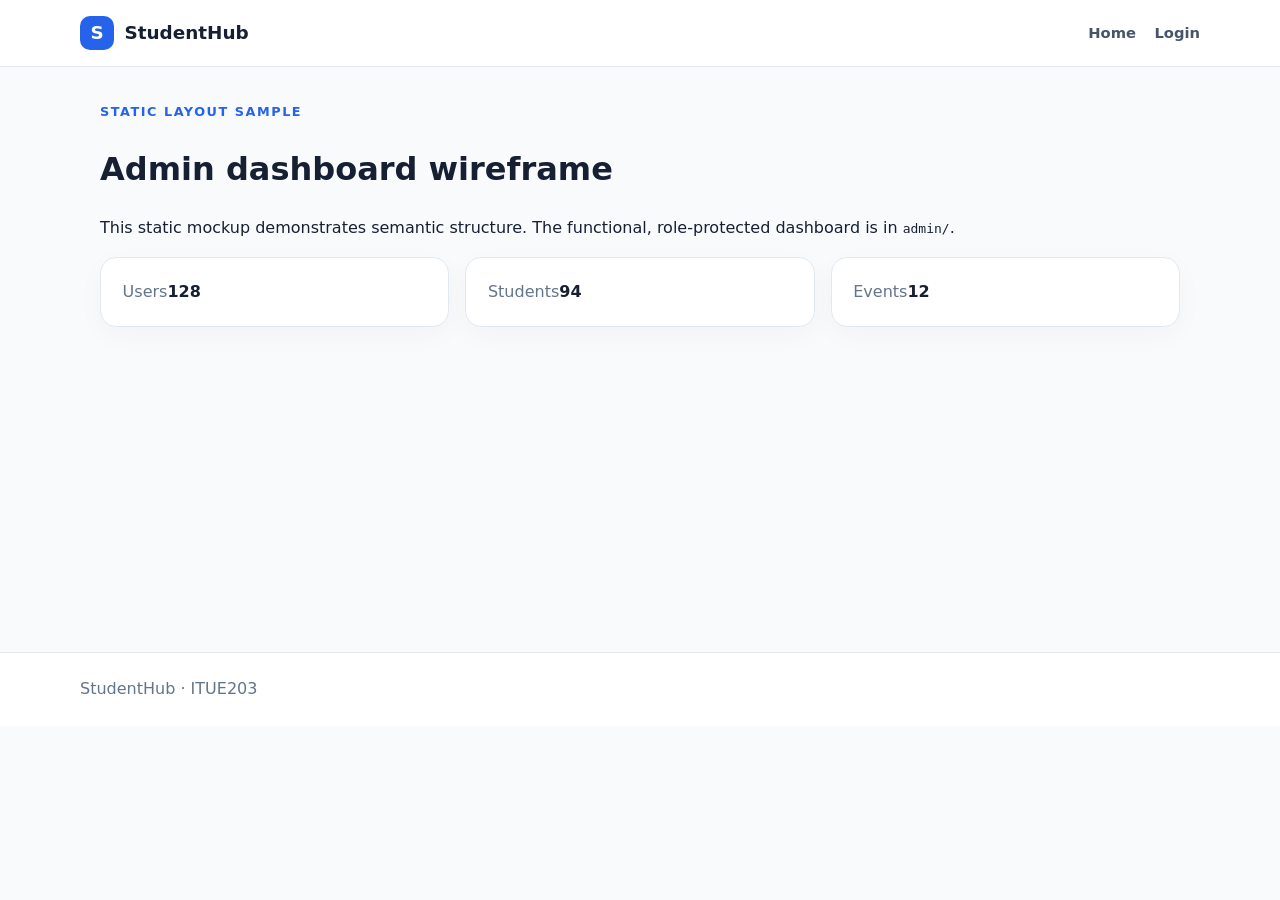
<file: admin.html>
<!doctype html><html lang="en"><head><meta charset="utf-8"><meta name="viewport" content="width=device-width,initial-scale=1"><title>Admin page mockup | StudentHub</title><link rel="stylesheet" href="assets/css/style.css"></head><body><header class="site-header"><a class="brand" href="index.php"><span class="brand-mark">S</span> StudentHub</a><nav><a href="index.php">Home</a><a href="auth/login.php">Login</a></nav></header><main id="main" class="container"><span class="eyebrow">Static layout sample</span><h1>Admin dashboard wireframe</h1><p>This static mockup demonstrates semantic structure. The functional, role-protected dashboard is in <code>admin/</code>.</p><div class="stats"><article class="card"><span class="muted">Users</span><strong>128</strong></article><article class="card"><span class="muted">Students</span><strong>94</strong></article><article class="card"><span class="muted">Events</span><strong>12</strong></article></div></main><footer class="site-footer">StudentHub · ITUE203</footer></body></html>
</file>
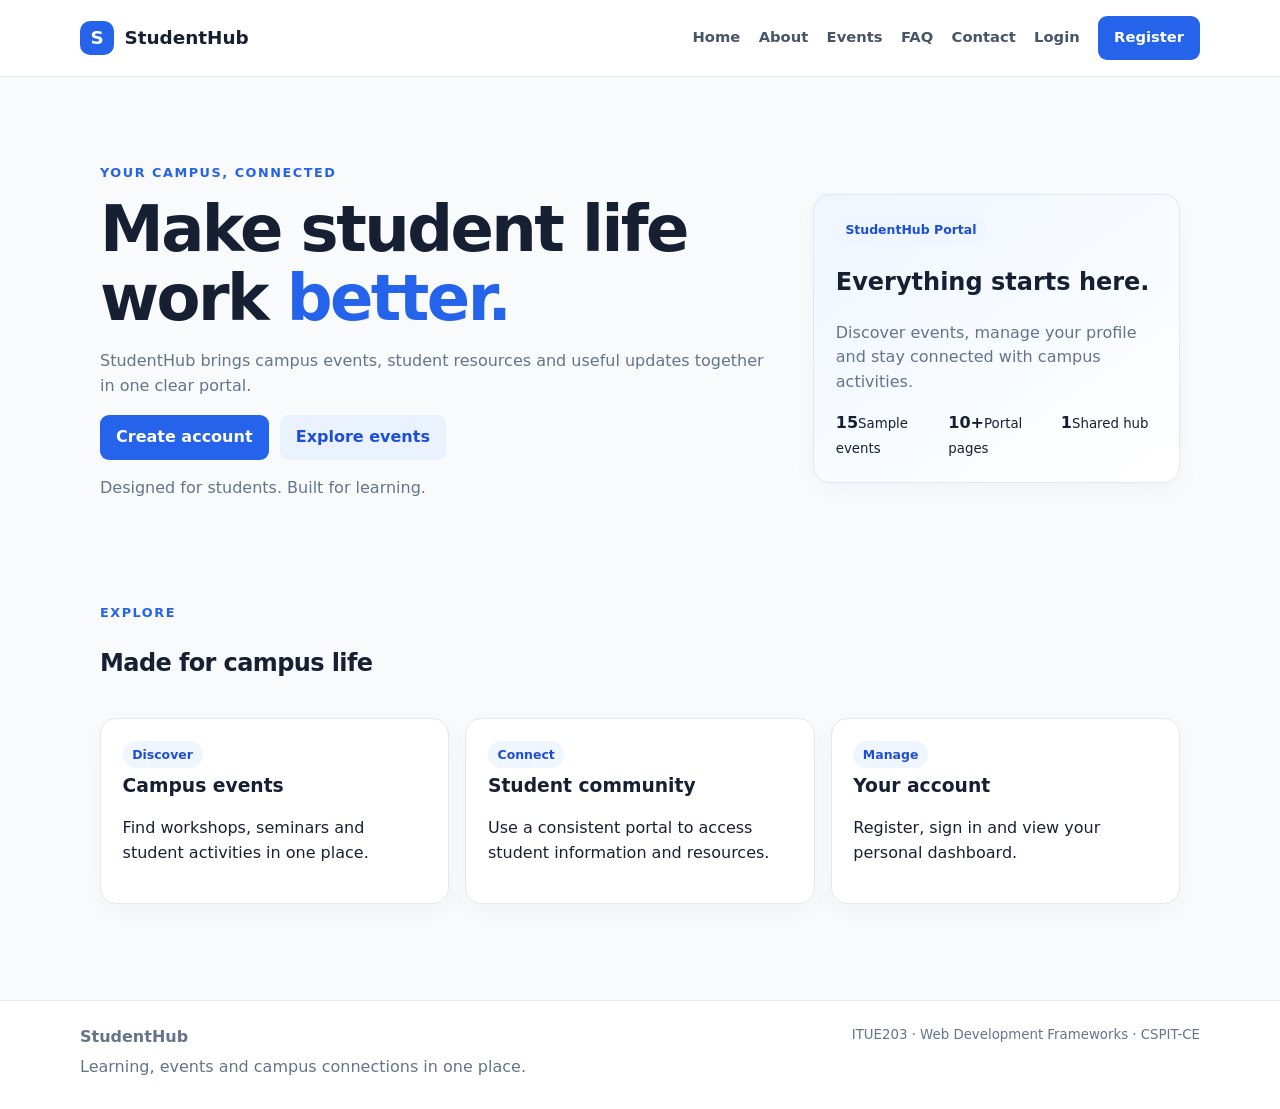
<file: docs/screenshot-preview.html>
<!doctype html><html lang="en"><head><meta charset="utf-8"><meta name="viewport" content="width=device-width,initial-scale=1"><title>StudentHub output preview</title><link rel="stylesheet" href="../assets/css/style.css"></head><body><header class="site-header"><a class="brand" href="#"><span class="brand-mark">S</span> StudentHub</a><nav style="display:flex"><a>Home</a><a>About</a><a>Events</a><a>FAQ</a><a>Contact</a><a>Login</a><a class="nav-cta">Register</a></nav></header><main class="container"><section class="hero"><div><span class="eyebrow">Your campus, connected</span><h1>Make student life work <span style="color:#2563eb">better.</span></h1><p>StudentHub brings campus events, student resources and useful updates together in one clear portal.</p><div class="toolbar"><a class="button">Create account</a><a class="button" style="background:#eaf1ff;color:#1d4ed8!important">Explore events</a></div><p class="muted">Designed for students. Built for learning.</p></div><aside class="hero-card"><span class="pill">StudentHub Portal</span><h2>Everything starts here.</h2><p>Discover events, manage your profile and stay connected with campus activities.</p><div class="stats"><div><strong>15</strong><small>Sample events</small></div><div><strong>10+</strong><small>Portal pages</small></div><div><strong>1</strong><small>Shared hub</small></div></div></aside></section><section class="section"><div class="section-heading"><div><span class="eyebrow">Explore</span><h2>Made for campus life</h2></div></div><div class="grid"><article class="card"><span class="pill">Discover</span><h3>Campus events</h3><p>Find workshops, seminars and student activities in one place.</p></article><article class="card"><span class="pill">Connect</span><h3>Student community</h3><p>Use a consistent portal to access student information and resources.</p></article><article class="card"><span class="pill">Manage</span><h3>Your account</h3><p>Register, sign in and view your personal dashboard.</p></article></div></section></main><footer class="site-footer"><div><strong>StudentHub</strong><p>Learning, events and campus connections in one place.</p></div><small>ITUE203 · Web Development Frameworks · CSPIT-CE</small></footer></body></html>
</file>
<file: assets/css/style.css>
:root{--ink:#172033;--muted:#64748b;--line:#e2e8f0;--blue:#2563eb;--blue-dark:#1d4ed8;--surface:#fff;--soft:#f5f8ff;--green:#087f5b;--red:#b42318;font-family:Inter,ui-sans-serif,system-ui,-apple-system,"Segoe UI",sans-serif;color:var(--ink);background:#f8fafc}*{box-sizing:border-box}body{margin:0;line-height:1.55}.skip-link{position:absolute;left:-9999px}.skip-link:focus{left:1rem;top:1rem;background:white;padding:.7rem;z-index:9}.site-header{background:white;border-bottom:1px solid var(--line);display:flex;align-items:center;justify-content:space-between;padding:1rem max(5vw,calc((100% - 1120px)/2));gap:1.5rem;position:sticky;top:0;z-index:3}.brand{font-weight:800;font-size:1.15rem;text-decoration:none;color:var(--ink);display:flex;align-items:center;gap:.65rem}.brand-mark{display:grid;place-items:center;width:34px;height:34px;background:var(--blue);color:#fff;border-radius:10px}nav{display:flex;align-items:center;gap:1.15rem;flex-wrap:wrap}nav a{color:#475569;text-decoration:none;font-size:.92rem;font-weight:600}nav a:hover,nav a:focus{color:var(--blue)}.nav-cta,.button{background:var(--blue);color:#fff!important;padding:.65rem 1rem;border-radius:9px;border:0;text-decoration:none;display:inline-block;font-weight:700;cursor:pointer}.button:hover,.nav-cta:hover{background:var(--blue-dark)}.menu-button{display:none}.container{max-width:1120px;margin:0 auto;padding:2rem 1.25rem 4rem;min-height:65vh}.hero{display:grid;grid-template-columns:1.3fr .7fr;gap:2rem;align-items:center;padding:3.2rem 0}.eyebrow{color:var(--blue);font-size:.8rem;text-transform:uppercase;letter-spacing:.12em;font-weight:800}.hero h1{font-size:clamp(2.3rem,5vw,4rem);line-height:1.08;letter-spacing:-.04em;margin:.65rem 0 1rem}.hero p,.muted{color:var(--muted)}.hero-card,.card,.panel{background:var(--surface);border:1px solid var(--line);border-radius:16px;padding:1.35rem;box-shadow:0 8px 28px #17203308}.hero-card{background:linear-gradient(145deg,#eff6ff,#fff)}.grid{display:grid;grid-template-columns:repeat(3,minmax(0,1fr));gap:1rem}.grid.two{grid-template-columns:repeat(2,minmax(0,1fr))}.section{margin:2rem 0}.section-heading{display:flex;justify-content:space-between;align-items:end;gap:1rem;margin-bottom:1rem}.section h2{letter-spacing:-.025em}.card h3{margin:.2rem 0 .5rem}.pill{display:inline-block;background:#eff6ff;color:#1d4ed8;padding:.25rem .6rem;border-radius:999px;font-size:.78rem;font-weight:700}.form{max-width:680px;background:white;border:1px solid var(--line);border-radius:16px;padding:1.5rem}.form-grid{display:grid;grid-template-columns:1fr 1fr;gap:1rem}.field{display:flex;flex-direction:column;gap:.35rem;margin-bottom:1rem}.field.full{grid-column:1/-1}label{font-weight:700;font-size:.9rem}input,select,textarea{width:100%;padding:.75rem .8rem;border:1px solid #cbd5e1;border-radius:8px;font:inherit;background:#fff}input:focus,select:focus,textarea:focus{outline:3px solid #bfdbfe;border-color:var(--blue)}.error{color:var(--red);font-size:.85rem}.success{color:var(--green);background:#ecfdf5;padding:.8rem;border-radius:8px}.notice{padding:.8rem 1rem;border-radius:8px;background:#eff6ff;margin:1rem 0}.toolbar{display:flex;gap:.7rem;flex-wrap:wrap;margin:1rem 0}.toolbar input{max-width:350px}.table-wrap{overflow:auto;background:white;border:1px solid var(--line);border-radius:12px}table{border-collapse:collapse;width:100%;min-width:620px}th,td{text-align:left;padding:.8rem;border-bottom:1px solid var(--line)}th{background:#f1f5f9;font-size:.85rem}td{font-size:.92rem}.site-footer{border-top:1px solid var(--line);background:white;padding:1.5rem max(5vw,calc((100% - 1120px)/2));display:flex;justify-content:space-between;gap:1rem;flex-wrap:wrap;color:var(--muted)}.site-footer p{margin:.3rem 0}.faq-item{padding:1rem;border-bottom:1px solid var(--line)}.faq-item button{width:100%;text-align:left;border:0;background:none;font:inherit;font-weight:750;cursor:pointer;padding:.4rem 0}.faq-answer[hidden]{display:none}.stats{display:grid;grid-template-columns:repeat(3,1fr);gap:1rem}.stat strong{font-size:2rem;display:block}.event-image{height:140px;border-radius:10px;background:linear-gradient(135deg,#dbeafe,#f8fafc);display:grid;place-items:center;font-size:2rem;margin-bottom:1rem}.theme-dark{--ink:#e5e7eb;--muted:#a7b0c0;--line:#334155;--surface:#111827;--soft:#0f172a;background:#0b1220;color:var(--ink)}.theme-dark .site-header,.theme-dark .site-footer,.theme-dark .card,.theme-dark .panel,.theme-dark .form,.theme-dark .table-wrap{background:#111827}.theme-dark input,.theme-dark select,.theme-dark textarea{background:#0f172a;color:#fff;border-color:#475569}.theme-dark th{background:#1e293b}.theme-dark .hero-card{background:#111827}@media(max-width:760px){.site-header{padding:1rem}.menu-button{display:block;background:white;border:1px solid var(--line);padding:.5rem .8rem;border-radius:8px}nav{display:none;position:absolute;left:0;right:0;top:100%;padding:1rem;background:white;border-bottom:1px solid var(--line);flex-direction:column;align-items:flex-start}nav.open{display:flex}.hero{grid-template-columns:1fr;padding:1.7rem 0}.grid,.grid.two,.stats{grid-template-columns:1fr}.form-grid{grid-template-columns:1fr}.field.full{grid-column:auto}.container{padding-top:1.3rem}.site-footer{padding:1.5rem}}
</file>
